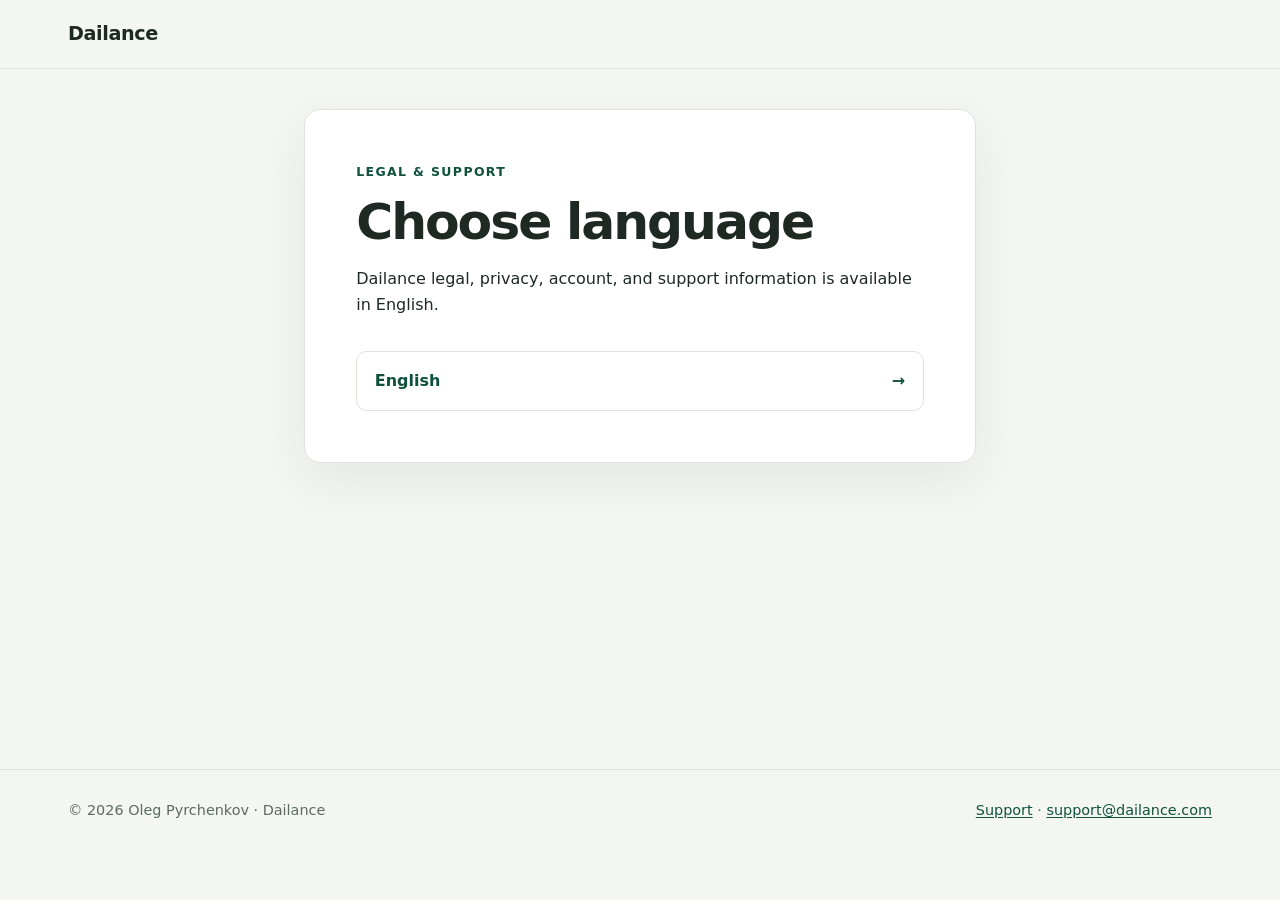
<file: index.html>
<!doctype html>
<html lang="en">
<head>
  <meta charset="utf-8">
  <meta name="viewport" content="width=device-width, initial-scale=1">
  <meta name="description" content="Legal, privacy, account, and support information for Dailance.">
  <link rel="canonical" href="https://legal.dailance.com/">
  <link rel="stylesheet" href="/assets/styles.css">
  <title>Choose language — Dailance</title>
</head>
<body>
  <a class="skip-link" href="#main-content">Skip to content</a>
  <header class="site-header">
    <div class="site-shell header-inner">
      <a class="brand" href="/" aria-label="Dailance legal home">Dailance</a>
    </div>
  </header>
  <main id="main-content" class="site-shell">
    <section class="content-card content-card--compact" aria-labelledby="page-title">
      <p class="eyebrow">Legal &amp; support</p>
      <h1 id="page-title">Choose language</h1>
      <p>Dailance legal, privacy, account, and support information is available in English.</p>
      <ul class="link-list" aria-label="Available languages">
        <li><a href="/en/" lang="en" hreflang="en">English</a></li>
      </ul>
    </section>
  </main>
  <footer class="site-footer">
    <div class="site-shell footer-inner">
      <p>© 2026 Oleg Pyrchenkov · Dailance</p>
      <p><a href="/en/support/">Support</a> · <a href="mailto:support@dailance.com">support@dailance.com</a></p>
    </div>
  </footer>
</body>
</html>
</file>
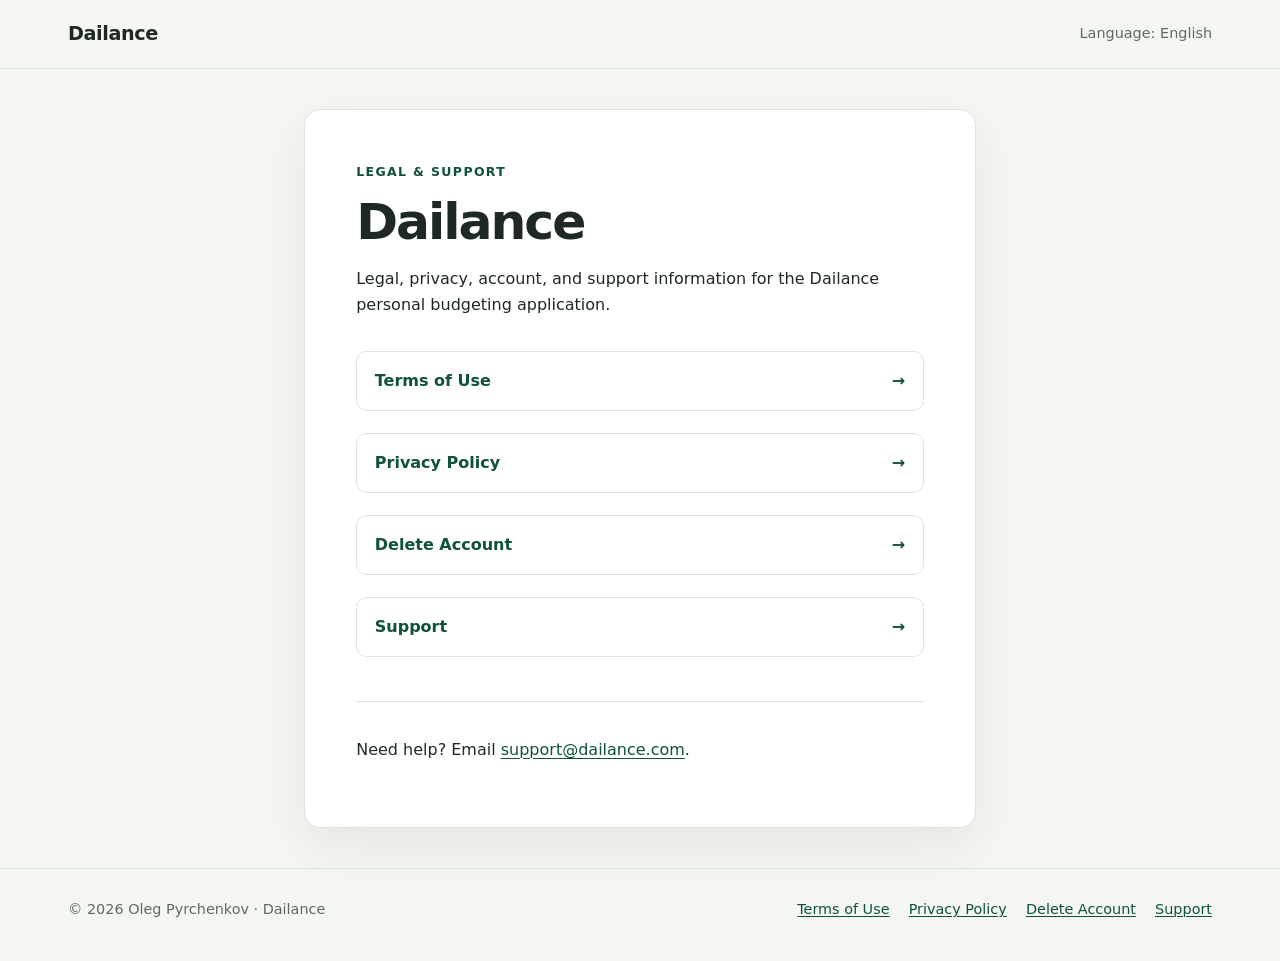
<file: en/index.html>
<!doctype html>
<html lang="en">
<head>
  <meta charset="utf-8">
  <meta name="viewport" content="width=device-width, initial-scale=1">
  <meta name="description" content="Legal, privacy, account, and support information for Dailance.">
  <link rel="canonical" href="https://legal.dailance.com/en/">
  <link rel="stylesheet" href="/assets/styles.css">
  <title>Legal and account information — Dailance</title>
</head>
<body>
  <a class="skip-link" href="#main-content">Skip to content</a>
  <header class="site-header">
    <div class="site-shell header-inner">
      <a class="brand" href="/en/" aria-label="Dailance English legal home">Dailance</a>
      <p class="language-indicator">Language: English</p>
    </div>
  </header>
  <main id="main-content" class="site-shell">
    <section class="content-card content-card--compact" aria-labelledby="page-title">
      <p class="eyebrow">Legal &amp; support</p>
      <h1 id="page-title">Dailance</h1>
      <p>Legal, privacy, account, and support information for the Dailance personal budgeting application.</p>
      <ul class="link-list">
        <li><a href="/en/terms/">Terms of Use</a></li>
        <li><a href="/en/privacy/">Privacy Policy</a></li>
        <li><a href="/en/delete-account/">Delete Account</a></li>
        <li><a href="/en/support/">Support</a></li>
      </ul>
      <div class="support-box">
        <p>Need help? Email <a href="mailto:support@dailance.com">support@dailance.com</a>.</p>
      </div>
    </section>
  </main>
  <footer class="site-footer">
    <div class="site-shell footer-inner">
      <p>© 2026 Oleg Pyrchenkov · Dailance</p>
      <nav class="footer-nav" aria-label="Legal pages">
        <a href="/en/terms/">Terms of Use</a>
        <a href="/en/privacy/">Privacy Policy</a>
        <a href="/en/delete-account/">Delete Account</a>
        <a href="/en/support/">Support</a>
      </nav>
    </div>
  </footer>
</body>
</html>
</file>
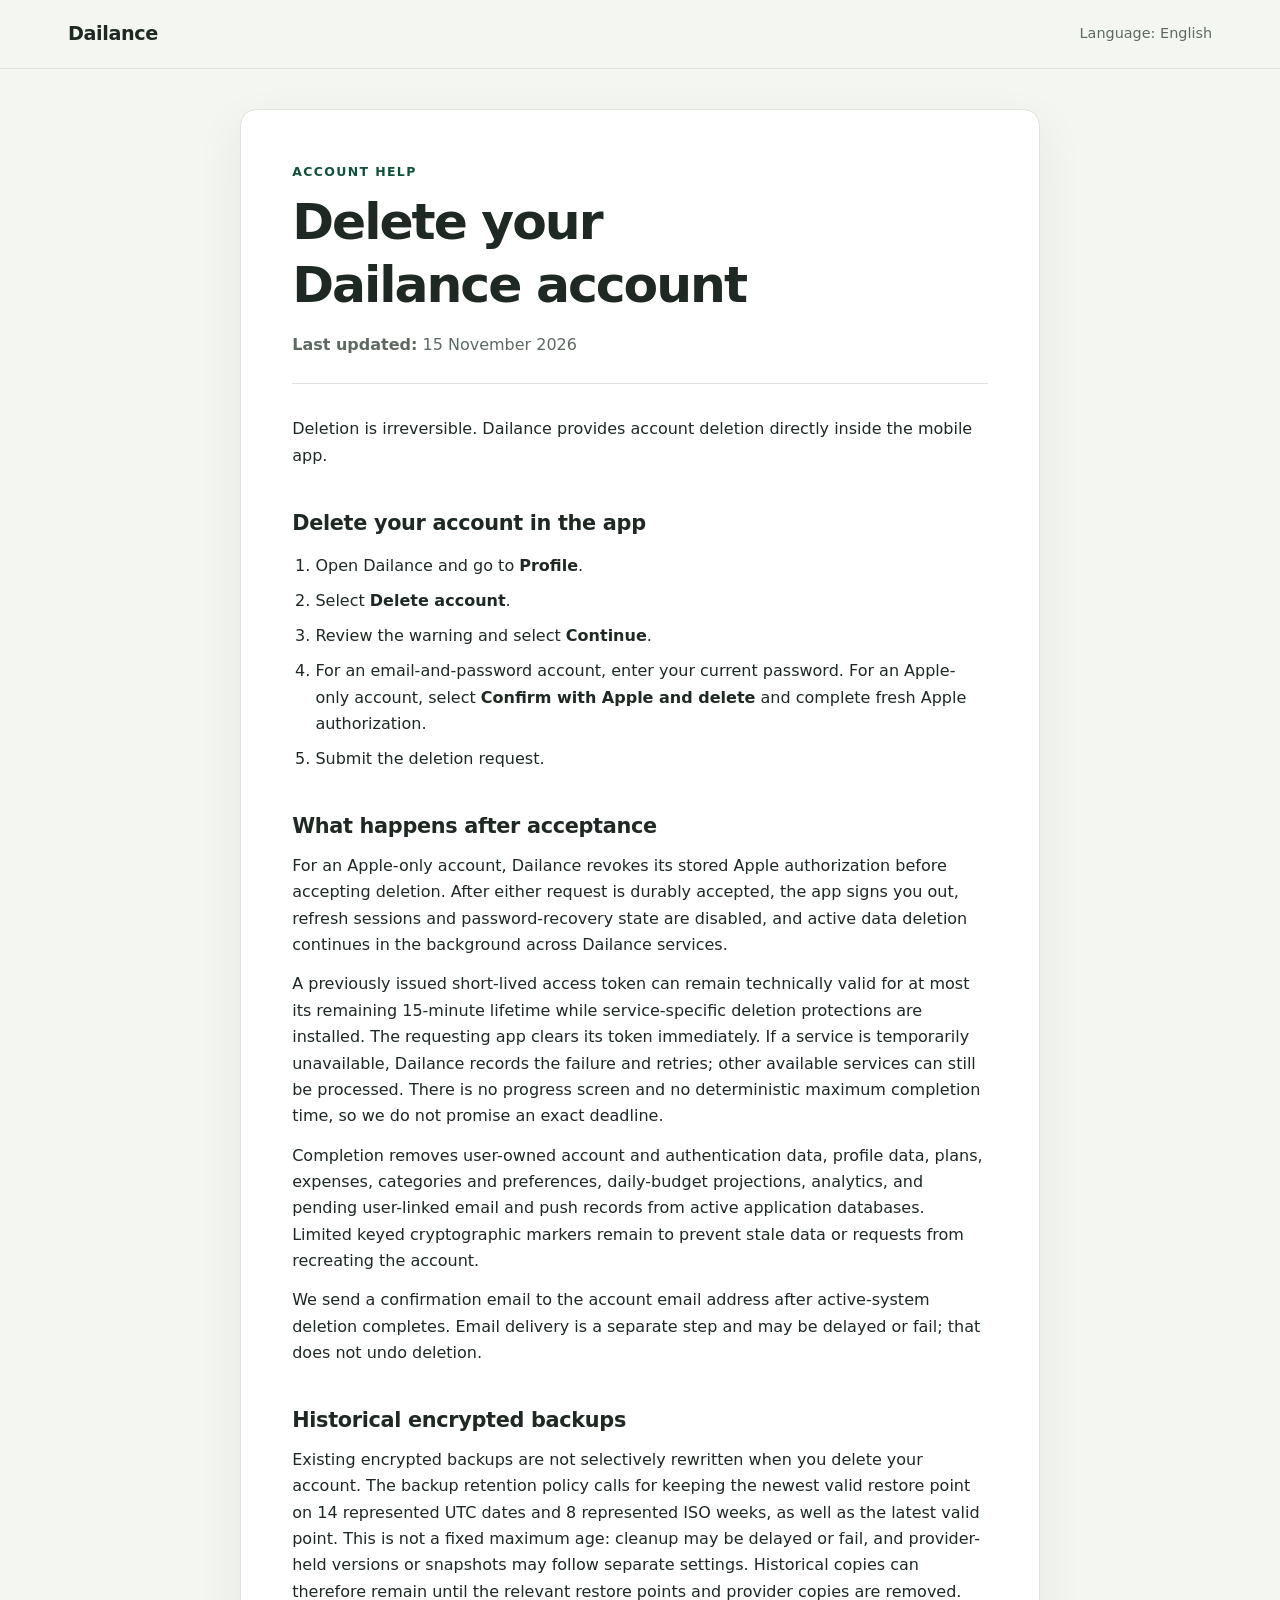
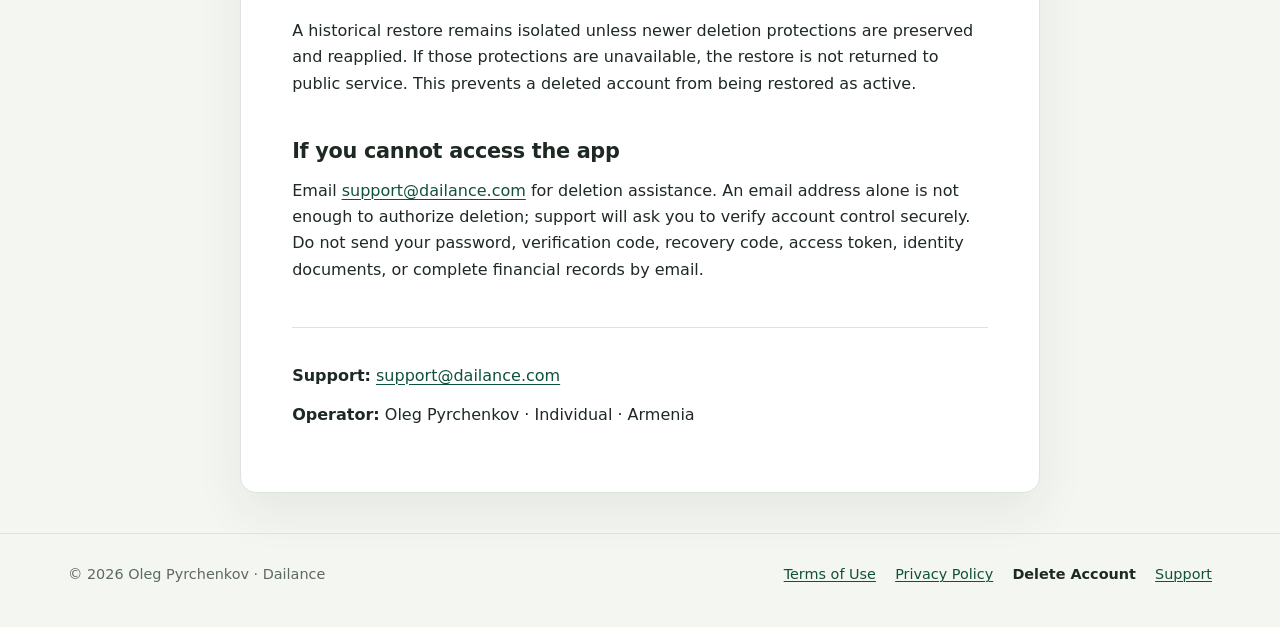
<file: en/delete-account/index.html>
<!doctype html>
<html lang="en">
<head>
  <meta charset="utf-8">
  <meta name="viewport" content="width=device-width, initial-scale=1">
  <meta name="description" content="How to delete a Dailance account and what happens after the request is accepted.">
  <link rel="canonical" href="https://legal.dailance.com/en/delete-account/">
  <link rel="stylesheet" href="/assets/styles.css">
  <title>Delete Account — Dailance</title>
</head>
<body>
  <a class="skip-link" href="#main-content">Skip to content</a>
  <header class="site-header">
    <div class="site-shell header-inner">
      <a class="brand" href="/en/" aria-label="Dailance English legal home">Dailance</a>
      <p class="language-indicator">Language: English</p>
    </div>
  </header>
  <main id="main-content" class="site-shell">
    <article class="content-card">
      <p class="eyebrow">Account help</p>
      <h1>Delete your Dailance account</h1>
      <div class="page-meta">
        <p><strong>Last updated:</strong> 15 November 2026</p>
      </div>

      <p>Deletion is irreversible. Dailance provides account deletion directly inside the mobile app.</p>

      <h2>Delete your account in the app</h2>
      <ol>
        <li>Open Dailance and go to <strong>Profile</strong>.</li>
        <li>Select <strong>Delete account</strong>.</li>
        <li>Review the warning and select <strong>Continue</strong>.</li>
        <li>For an email-and-password account, enter your current password. For an Apple-only account, select <strong>Confirm with Apple and delete</strong> and complete fresh Apple authorization.</li>
        <li>Submit the deletion request.</li>
      </ol>

      <h2>What happens after acceptance</h2>
      <p>For an Apple-only account, Dailance revokes its stored Apple authorization before accepting deletion. After either request is durably accepted, the app signs you out, refresh sessions and password-recovery state are disabled, and active data deletion continues in the background across Dailance services.</p>
      <p>A previously issued short-lived access token can remain technically valid for at most its remaining 15-minute lifetime while service-specific deletion protections are installed. The requesting app clears its token immediately. If a service is temporarily unavailable, Dailance records the failure and retries; other available services can still be processed. There is no progress screen and no deterministic maximum completion time, so we do not promise an exact deadline.</p>
      <p>Completion removes user-owned account and authentication data, profile data, plans, expenses, categories and preferences, daily-budget projections, analytics, and pending user-linked email and push records from active application databases. Limited keyed cryptographic markers remain to prevent stale data or requests from recreating the account.</p>
      <p>We send a confirmation email to the account email address after active-system deletion completes. Email delivery is a separate step and may be delayed or fail; that does not undo deletion.</p>

      <h2>Historical encrypted backups</h2>
      <p>Existing encrypted backups are not selectively rewritten when you delete your account. The backup retention policy calls for keeping the newest valid restore point on 14 represented UTC dates and 8 represented ISO weeks, as well as the latest valid point. This is not a fixed maximum age: cleanup may be delayed or fail, and provider-held versions or snapshots may follow separate settings. Historical copies can therefore remain until the relevant restore points and provider copies are removed.</p>
      <p>A historical restore remains isolated unless newer deletion protections are preserved and reapplied. If those protections are unavailable, the restore is not returned to public service. This prevents a deleted account from being restored as active.</p>

      <h2>If you cannot access the app</h2>
      <p>Email <a href="mailto:support@dailance.com">support@dailance.com</a> for deletion assistance. An email address alone is not enough to authorize deletion; support will ask you to verify account control securely. Do not send your password, verification code, recovery code, access token, identity documents, or complete financial records by email.</p>

      <div class="support-box">
        <p><strong>Support:</strong> <a href="mailto:support@dailance.com">support@dailance.com</a></p>
        <p><strong>Operator:</strong> Oleg Pyrchenkov · Individual · Armenia</p>
      </div>
    </article>
  </main>
  <footer class="site-footer">
    <div class="site-shell footer-inner">
      <p>© 2026 Oleg Pyrchenkov · Dailance</p>
      <nav class="footer-nav" aria-label="Legal pages">
        <a href="/en/terms/">Terms of Use</a>
        <a href="/en/privacy/">Privacy Policy</a>
        <a href="/en/delete-account/" aria-current="page">Delete Account</a>
        <a href="/en/support/">Support</a>
      </nav>
    </div>
  </footer>
</body>
</html>
</file>
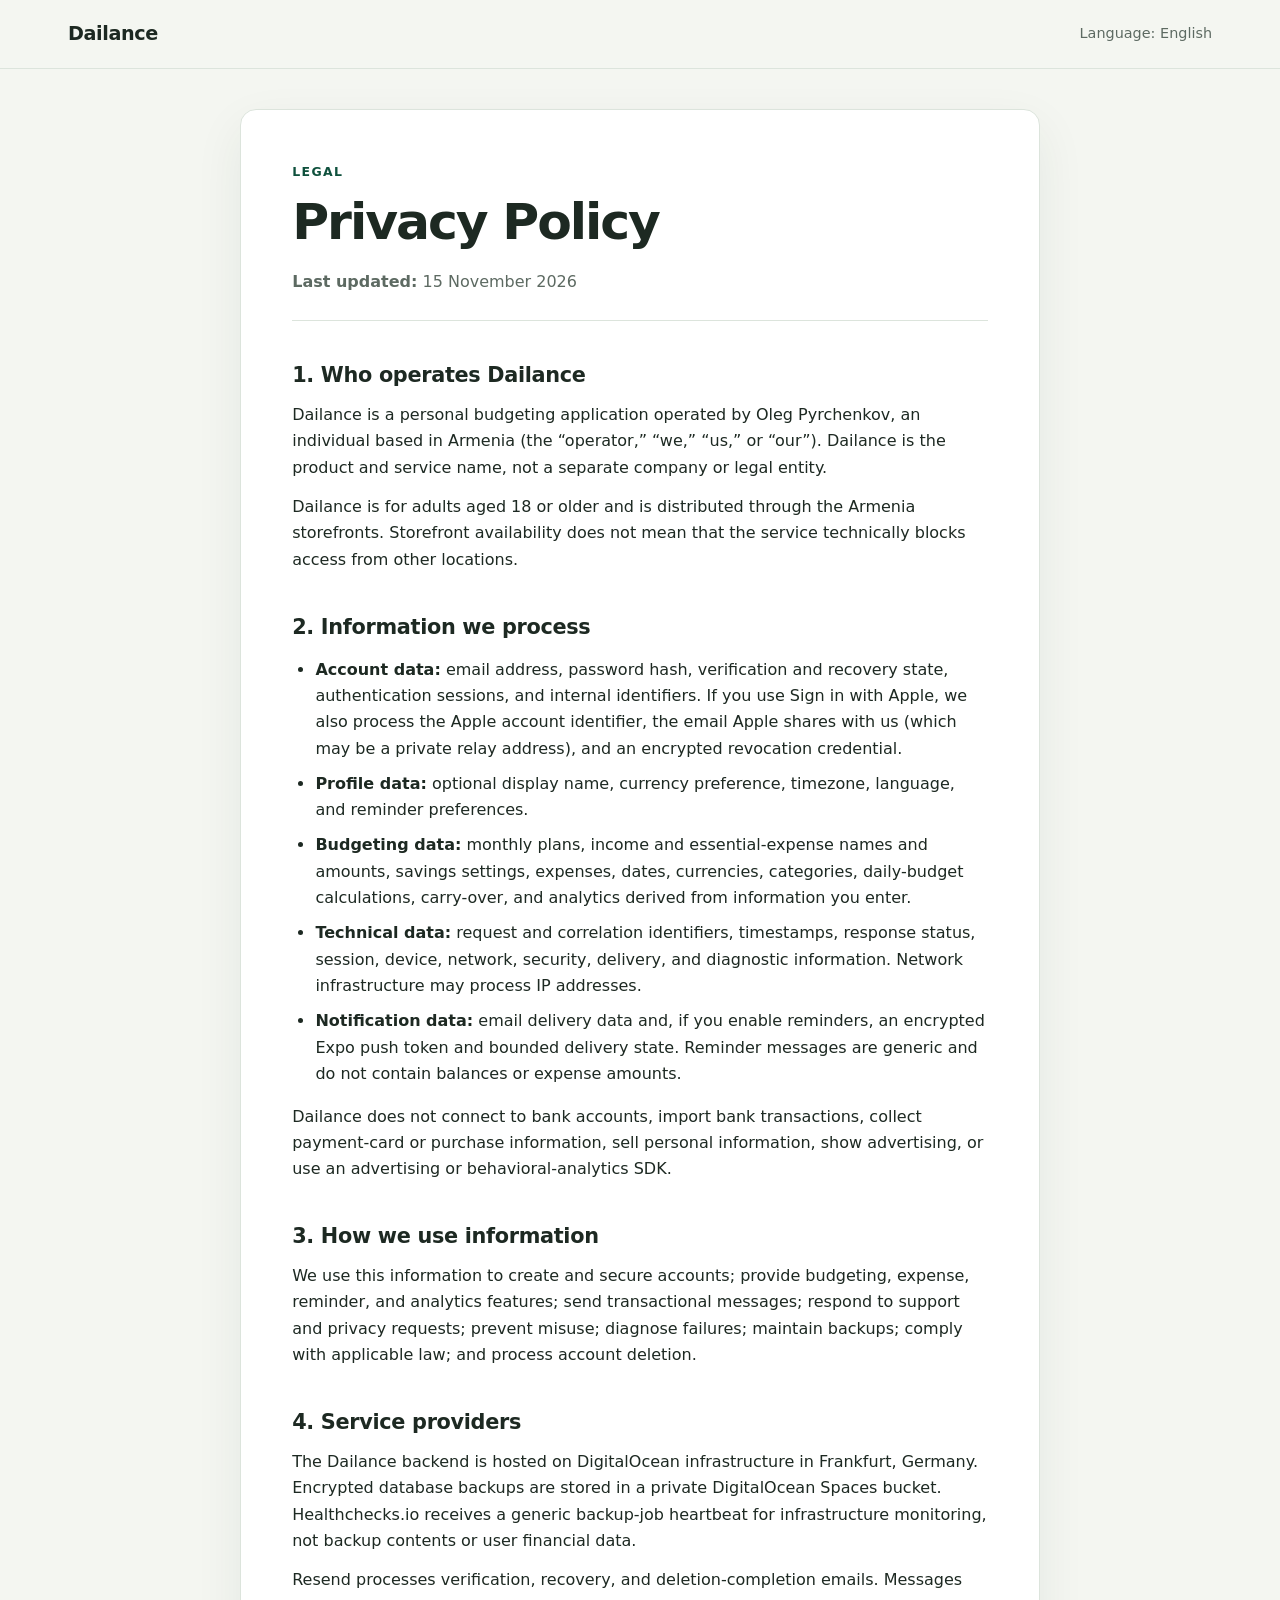
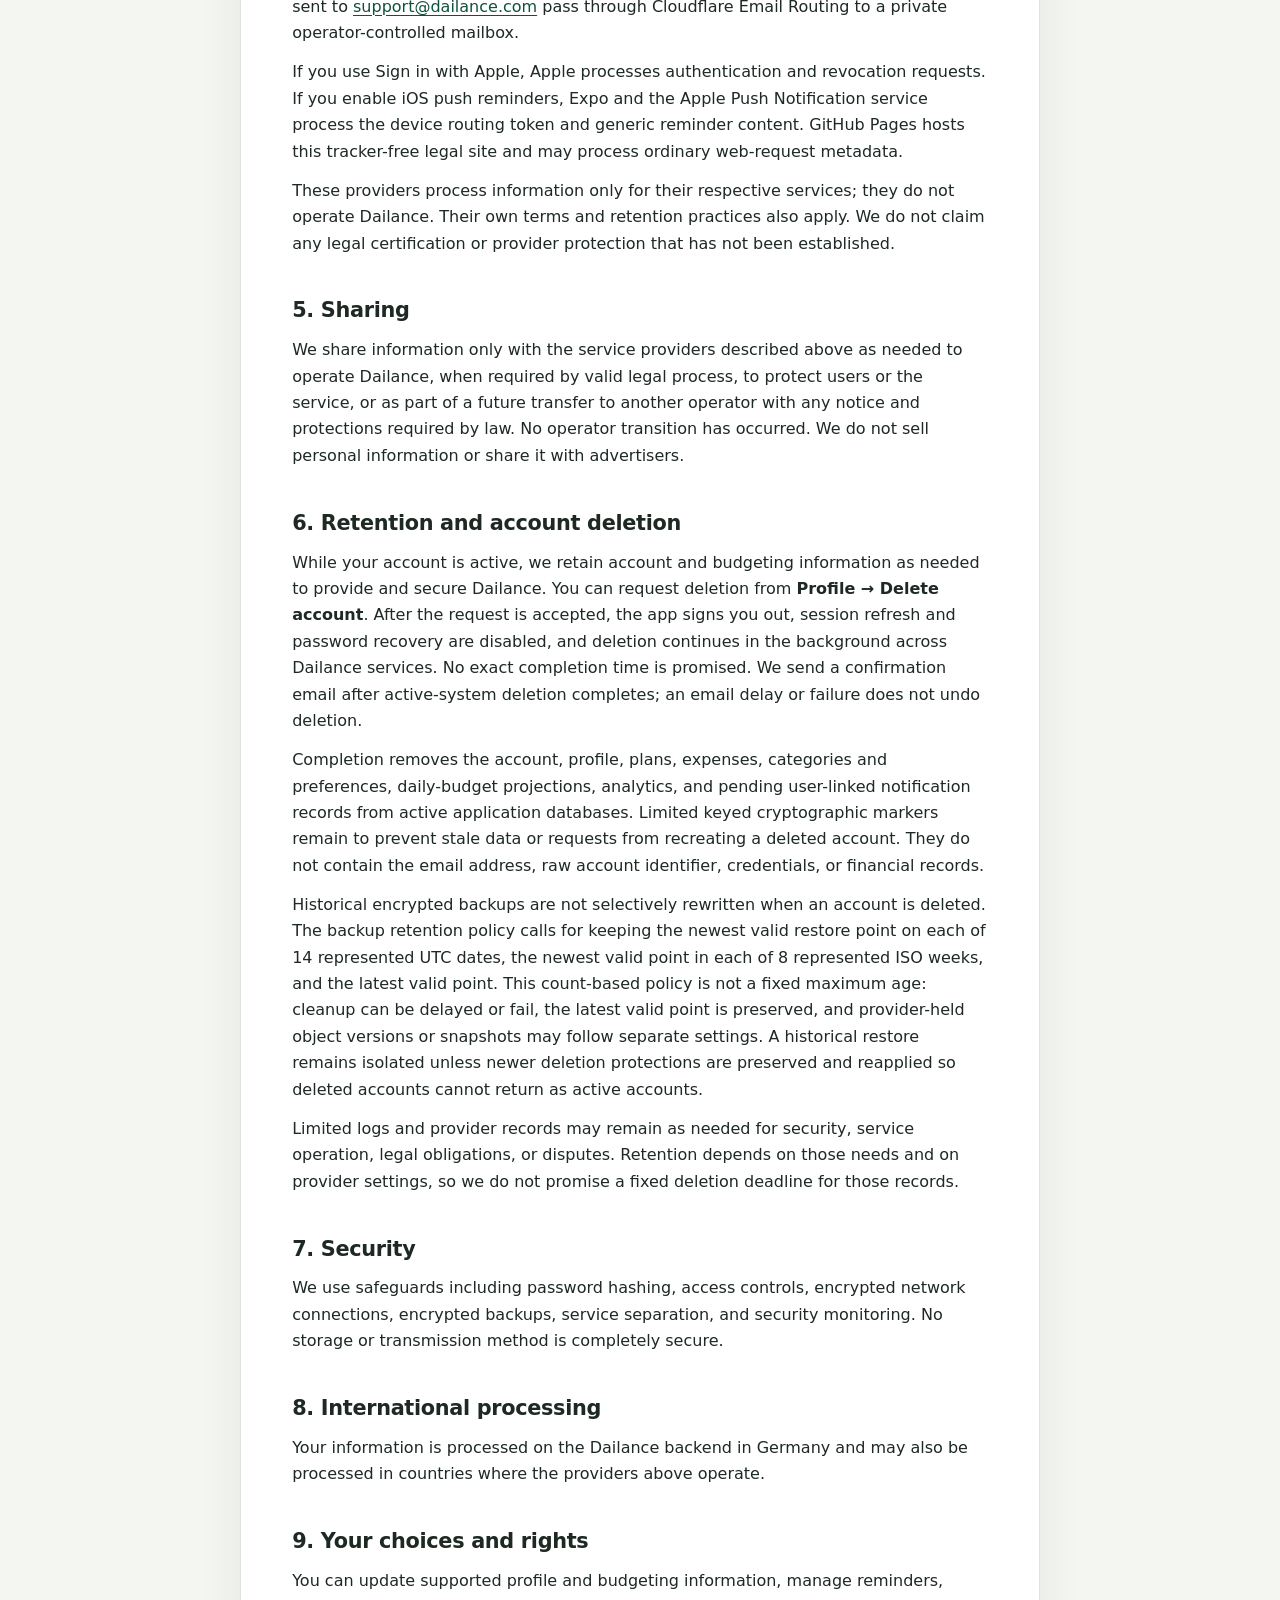
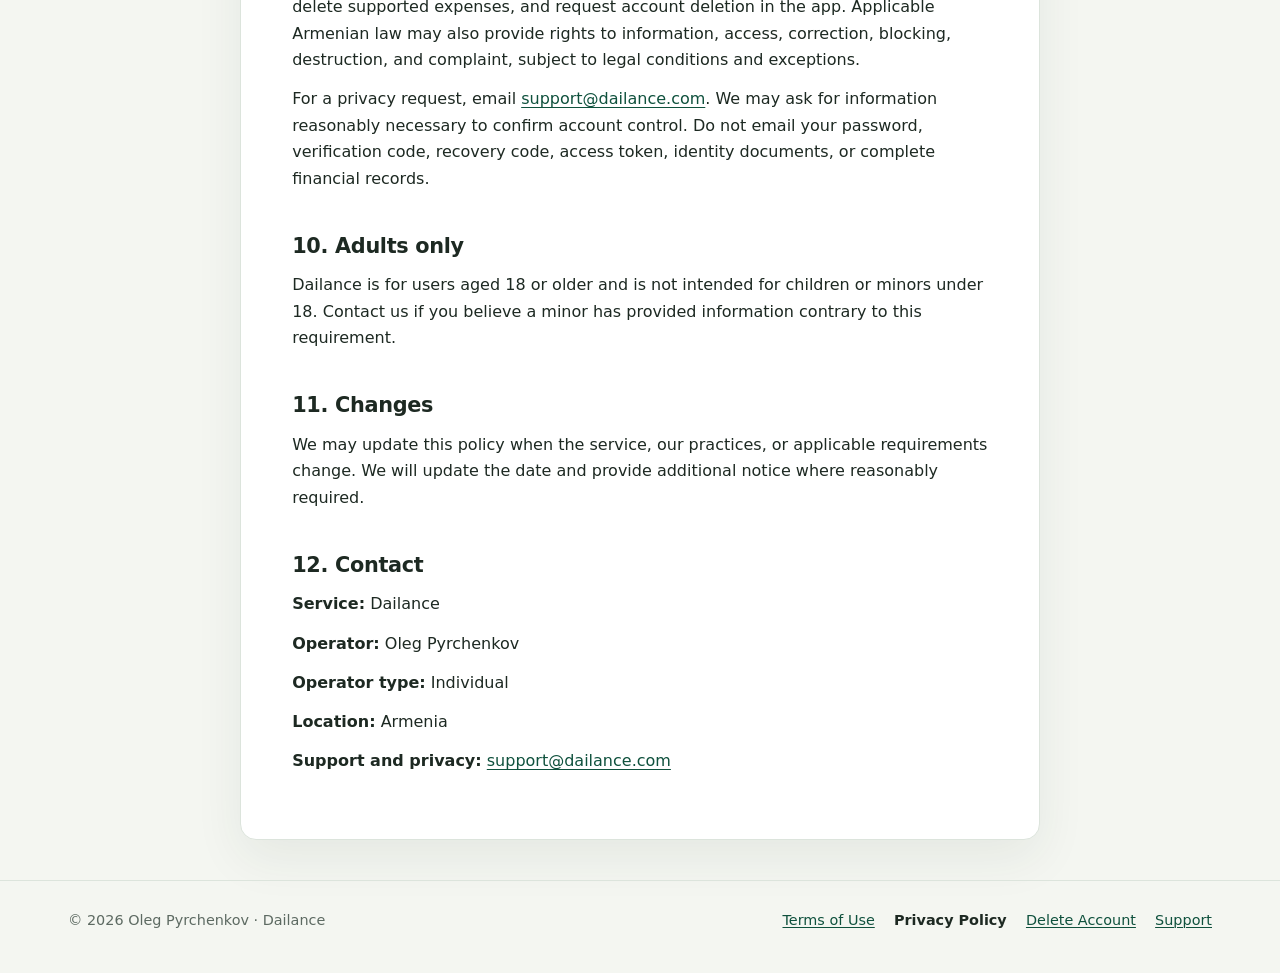
<file: en/privacy/index.html>
<!doctype html>
<html lang="en">
<head>
  <meta charset="utf-8">
  <meta name="viewport" content="width=device-width, initial-scale=1">
  <meta name="description" content="Privacy Policy for the Dailance personal budgeting application.">
  <link rel="canonical" href="https://legal.dailance.com/en/privacy/">
  <link rel="stylesheet" href="/assets/styles.css">
  <title>Privacy Policy — Dailance</title>
</head>
<body>
  <a class="skip-link" href="#main-content">Skip to content</a>
  <header class="site-header">
    <div class="site-shell header-inner">
      <a class="brand" href="/en/" aria-label="Dailance English legal home">Dailance</a>
      <p class="language-indicator">Language: English</p>
    </div>
  </header>
  <main id="main-content" class="site-shell">
    <article class="content-card">
      <p class="eyebrow">Legal</p>
      <h1>Privacy Policy</h1>
      <div class="page-meta">
        <p><strong>Last updated:</strong> 15 November 2026</p>
      </div>

      <h2>1. Who operates Dailance</h2>
      <p>Dailance is a personal budgeting application operated by Oleg Pyrchenkov, an individual based in Armenia (the “operator,” “we,” “us,” or “our”). Dailance is the product and service name, not a separate company or legal entity.</p>
      <p>Dailance is for adults aged 18 or older and is distributed through the Armenia storefronts. Storefront availability does not mean that the service technically blocks access from other locations.</p>

      <h2>2. Information we process</h2>
      <ul>
        <li><strong>Account data:</strong> email address, password hash, verification and recovery state, authentication sessions, and internal identifiers. If you use Sign in with Apple, we also process the Apple account identifier, the email Apple shares with us (which may be a private relay address), and an encrypted revocation credential.</li>
        <li><strong>Profile data:</strong> optional display name, currency preference, timezone, language, and reminder preferences.</li>
        <li><strong>Budgeting data:</strong> monthly plans, income and essential-expense names and amounts, savings settings, expenses, dates, currencies, categories, daily-budget calculations, carry-over, and analytics derived from information you enter.</li>
        <li><strong>Technical data:</strong> request and correlation identifiers, timestamps, response status, session, device, network, security, delivery, and diagnostic information. Network infrastructure may process IP addresses.</li>
        <li><strong>Notification data:</strong> email delivery data and, if you enable reminders, an encrypted Expo push token and bounded delivery state. Reminder messages are generic and do not contain balances or expense amounts.</li>
      </ul>
      <p>Dailance does not connect to bank accounts, import bank transactions, collect payment-card or purchase information, sell personal information, show advertising, or use an advertising or behavioral-analytics SDK.</p>

      <h2>3. How we use information</h2>
      <p>We use this information to create and secure accounts; provide budgeting, expense, reminder, and analytics features; send transactional messages; respond to support and privacy requests; prevent misuse; diagnose failures; maintain backups; comply with applicable law; and process account deletion.</p>

      <h2>4. Service providers</h2>
      <p>The Dailance backend is hosted on DigitalOcean infrastructure in Frankfurt, Germany. Encrypted database backups are stored in a private DigitalOcean Spaces bucket. Healthchecks.io receives a generic backup-job heartbeat for infrastructure monitoring, not backup contents or user financial data.</p>
      <p>Resend processes verification, recovery, and deletion-completion emails. Messages sent to <a href="mailto:support@dailance.com">support@dailance.com</a> pass through Cloudflare Email Routing to a private operator-controlled mailbox.</p>
      <p>If you use Sign in with Apple, Apple processes authentication and revocation requests. If you enable iOS push reminders, Expo and the Apple Push Notification service process the device routing token and generic reminder content. GitHub Pages hosts this tracker-free legal site and may process ordinary web-request metadata.</p>
      <p>These providers process information only for their respective services; they do not operate Dailance. Their own terms and retention practices also apply. We do not claim any legal certification or provider protection that has not been established.</p>

      <h2>5. Sharing</h2>
      <p>We share information only with the service providers described above as needed to operate Dailance, when required by valid legal process, to protect users or the service, or as part of a future transfer to another operator with any notice and protections required by law. No operator transition has occurred. We do not sell personal information or share it with advertisers.</p>

      <h2>6. Retention and account deletion</h2>
      <p>While your account is active, we retain account and budgeting information as needed to provide and secure Dailance. You can request deletion from <strong>Profile → Delete account</strong>. After the request is accepted, the app signs you out, session refresh and password recovery are disabled, and deletion continues in the background across Dailance services. No exact completion time is promised. We send a confirmation email after active-system deletion completes; an email delay or failure does not undo deletion.</p>
      <p>Completion removes the account, profile, plans, expenses, categories and preferences, daily-budget projections, analytics, and pending user-linked notification records from active application databases. Limited keyed cryptographic markers remain to prevent stale data or requests from recreating a deleted account. They do not contain the email address, raw account identifier, credentials, or financial records.</p>
      <p>Historical encrypted backups are not selectively rewritten when an account is deleted. The backup retention policy calls for keeping the newest valid restore point on each of 14 represented UTC dates, the newest valid point in each of 8 represented ISO weeks, and the latest valid point. This count-based policy is not a fixed maximum age: cleanup can be delayed or fail, the latest valid point is preserved, and provider-held object versions or snapshots may follow separate settings. A historical restore remains isolated unless newer deletion protections are preserved and reapplied so deleted accounts cannot return as active accounts.</p>
      <p>Limited logs and provider records may remain as needed for security, service operation, legal obligations, or disputes. Retention depends on those needs and on provider settings, so we do not promise a fixed deletion deadline for those records.</p>

      <h2>7. Security</h2>
      <p>We use safeguards including password hashing, access controls, encrypted network connections, encrypted backups, service separation, and security monitoring. No storage or transmission method is completely secure.</p>

      <h2>8. International processing</h2>
      <p>Your information is processed on the Dailance backend in Germany and may also be processed in countries where the providers above operate.</p>

      <h2>9. Your choices and rights</h2>
      <p>You can update supported profile and budgeting information, manage reminders, delete supported expenses, and request account deletion in the app. Applicable Armenian law may also provide rights to information, access, correction, blocking, destruction, and complaint, subject to legal conditions and exceptions.</p>
      <p>For a privacy request, email <a href="mailto:support@dailance.com">support@dailance.com</a>. We may ask for information reasonably necessary to confirm account control. Do not email your password, verification code, recovery code, access token, identity documents, or complete financial records.</p>

      <h2>10. Adults only</h2>
      <p>Dailance is for users aged 18 or older and is not intended for children or minors under 18. Contact us if you believe a minor has provided information contrary to this requirement.</p>

      <h2>11. Changes</h2>
      <p>We may update this policy when the service, our practices, or applicable requirements change. We will update the date and provide additional notice where reasonably required.</p>

      <h2>12. Contact</h2>
      <p><strong>Service:</strong> Dailance</p>
      <p><strong>Operator:</strong> Oleg Pyrchenkov</p>
      <p><strong>Operator type:</strong> Individual</p>
      <p><strong>Location:</strong> Armenia</p>
      <p><strong>Support and privacy:</strong> <a href="mailto:support@dailance.com">support@dailance.com</a></p>
    </article>
  </main>
  <footer class="site-footer">
    <div class="site-shell footer-inner">
      <p>© 2026 Oleg Pyrchenkov · Dailance</p>
      <nav class="footer-nav" aria-label="Legal pages">
        <a href="/en/terms/">Terms of Use</a>
        <a href="/en/privacy/" aria-current="page">Privacy Policy</a>
        <a href="/en/delete-account/">Delete Account</a>
        <a href="/en/support/">Support</a>
      </nav>
    </div>
  </footer>
</body>
</html>
</file>
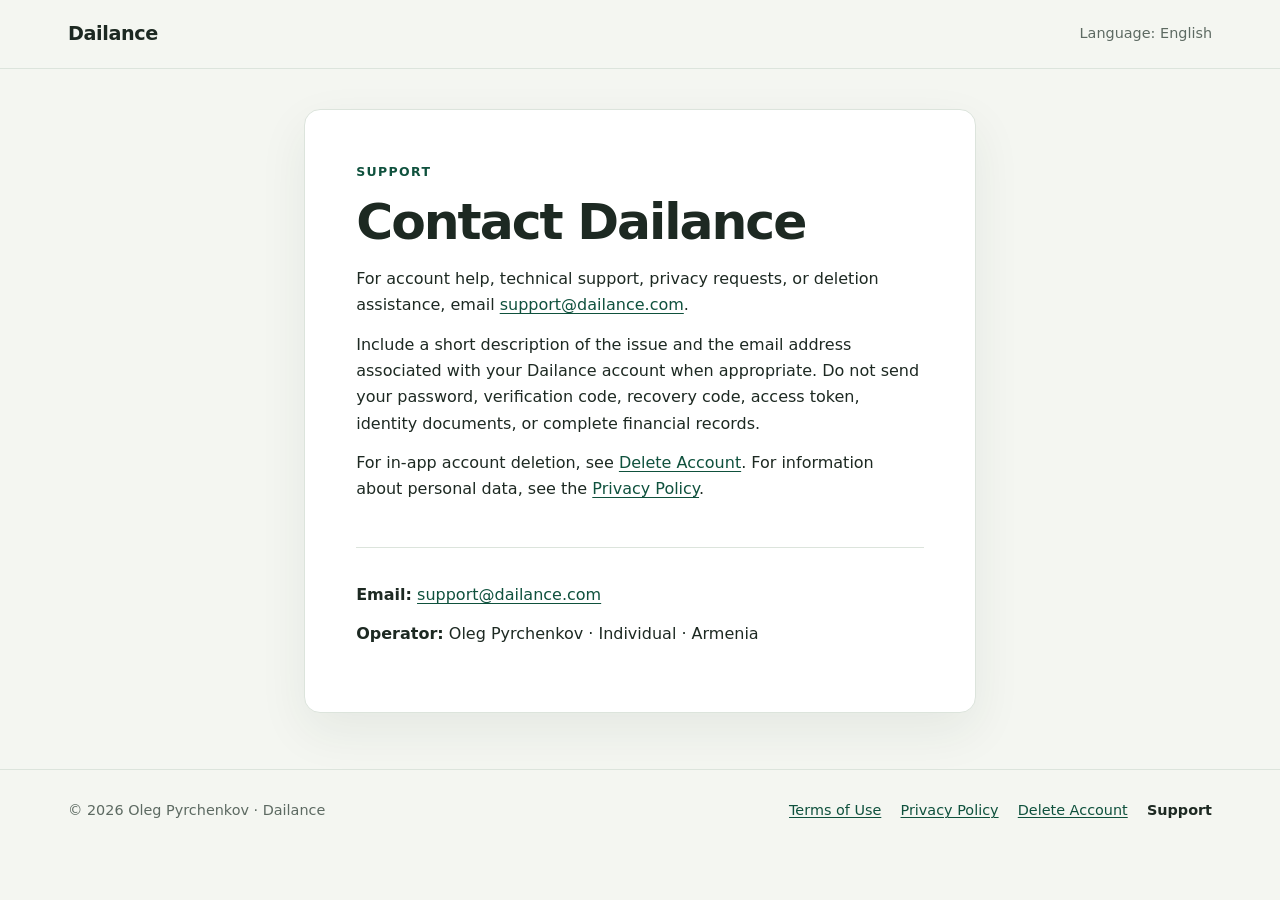
<file: en/support/index.html>
<!doctype html>
<html lang="en">
<head>
  <meta charset="utf-8">
  <meta name="viewport" content="width=device-width, initial-scale=1">
  <meta name="description" content="Support and contact information for Dailance.">
  <link rel="canonical" href="https://legal.dailance.com/en/support/">
  <link rel="stylesheet" href="/assets/styles.css">
  <title>Support — Dailance</title>
</head>
<body>
  <a class="skip-link" href="#main-content">Skip to content</a>
  <header class="site-header">
    <div class="site-shell header-inner">
      <a class="brand" href="/en/" aria-label="Dailance English legal home">Dailance</a>
      <p class="language-indicator">Language: English</p>
    </div>
  </header>
  <main id="main-content" class="site-shell">
    <section class="content-card content-card--compact" aria-labelledby="page-title">
      <p class="eyebrow">Support</p>
      <h1 id="page-title">Contact Dailance</h1>
      <p>For account help, technical support, privacy requests, or deletion assistance, email <a href="mailto:support@dailance.com">support@dailance.com</a>.</p>
      <p>Include a short description of the issue and the email address associated with your Dailance account when appropriate. Do not send your password, verification code, recovery code, access token, identity documents, or complete financial records.</p>
      <p>For in-app account deletion, see <a href="/en/delete-account/">Delete Account</a>. For information about personal data, see the <a href="/en/privacy/">Privacy Policy</a>.</p>
      <div class="support-box">
        <p><strong>Email:</strong> <a href="mailto:support@dailance.com">support@dailance.com</a></p>
        <p><strong>Operator:</strong> Oleg Pyrchenkov · Individual · Armenia</p>
      </div>
    </section>
  </main>
  <footer class="site-footer">
    <div class="site-shell footer-inner">
      <p>© 2026 Oleg Pyrchenkov · Dailance</p>
      <nav class="footer-nav" aria-label="Legal pages">
        <a href="/en/terms/">Terms of Use</a>
        <a href="/en/privacy/">Privacy Policy</a>
        <a href="/en/delete-account/">Delete Account</a>
        <a href="/en/support/" aria-current="page">Support</a>
      </nav>
    </div>
  </footer>
</body>
</html>
</file>
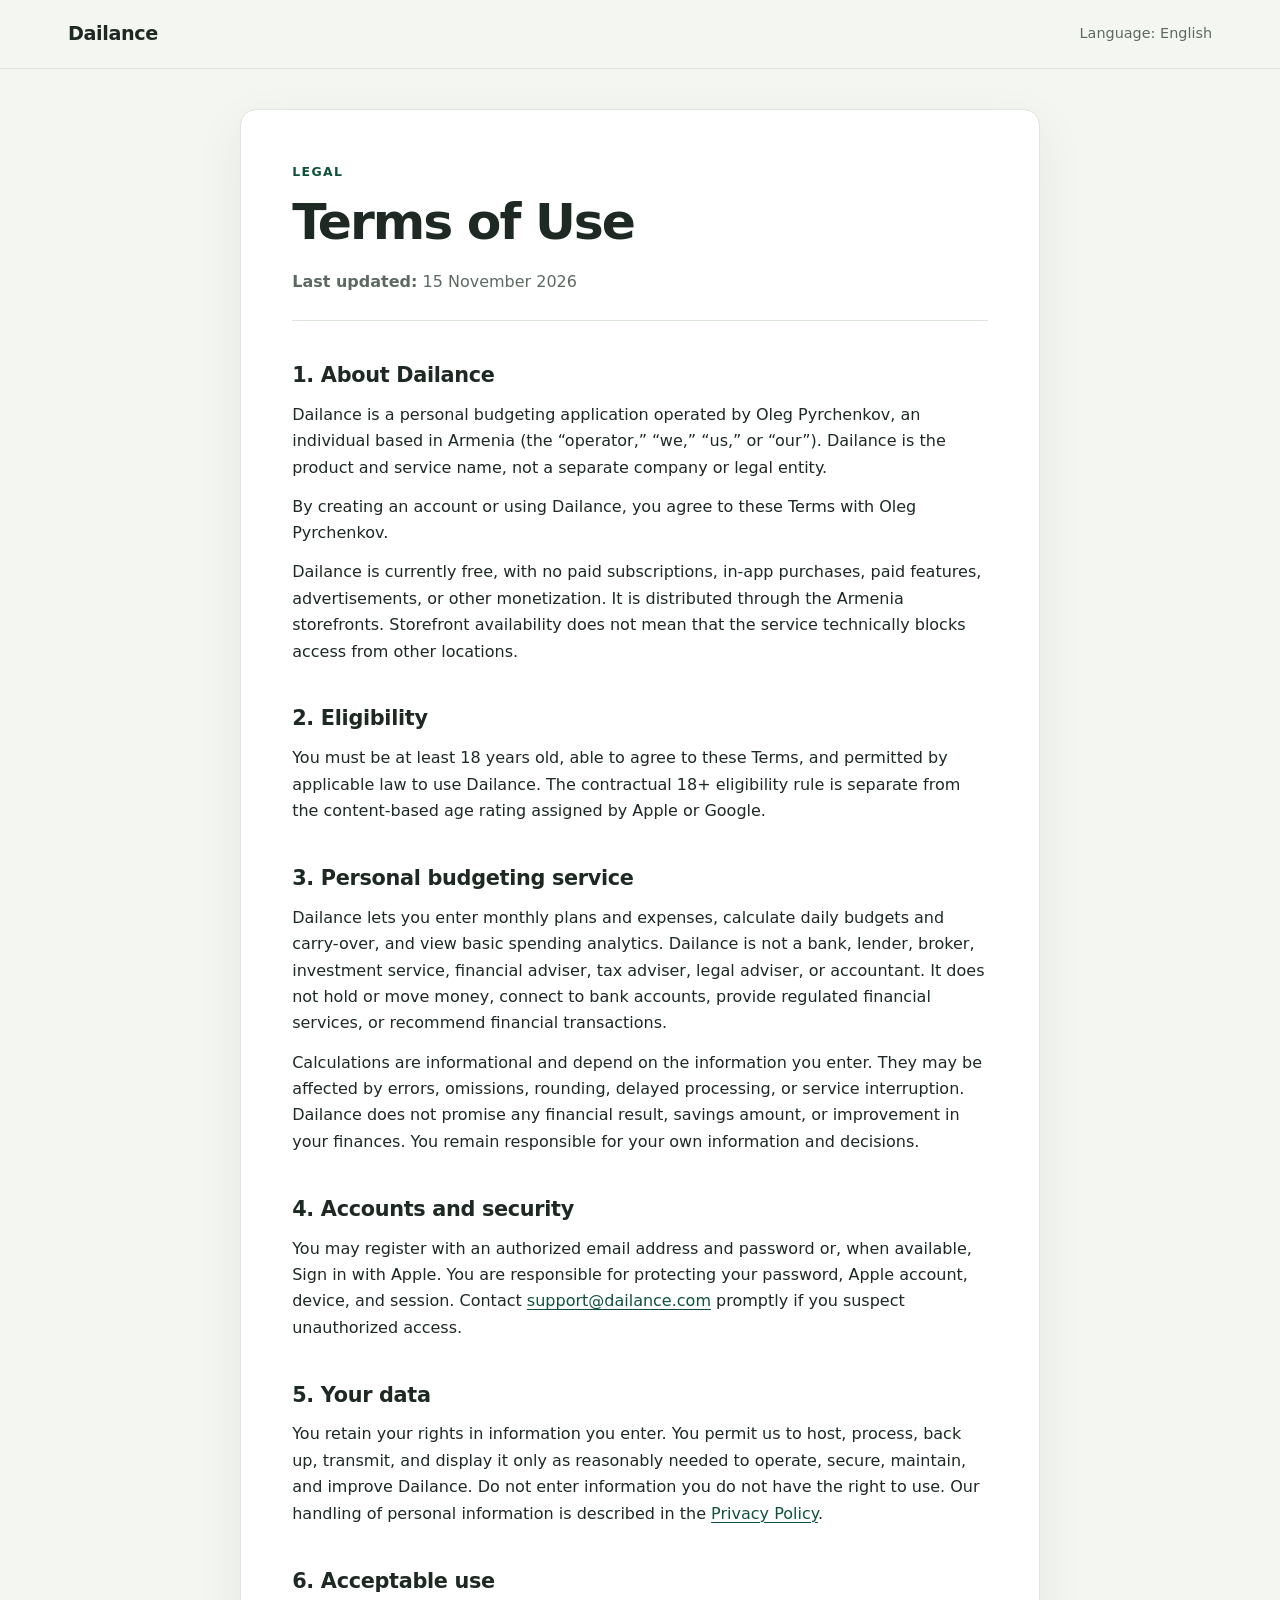
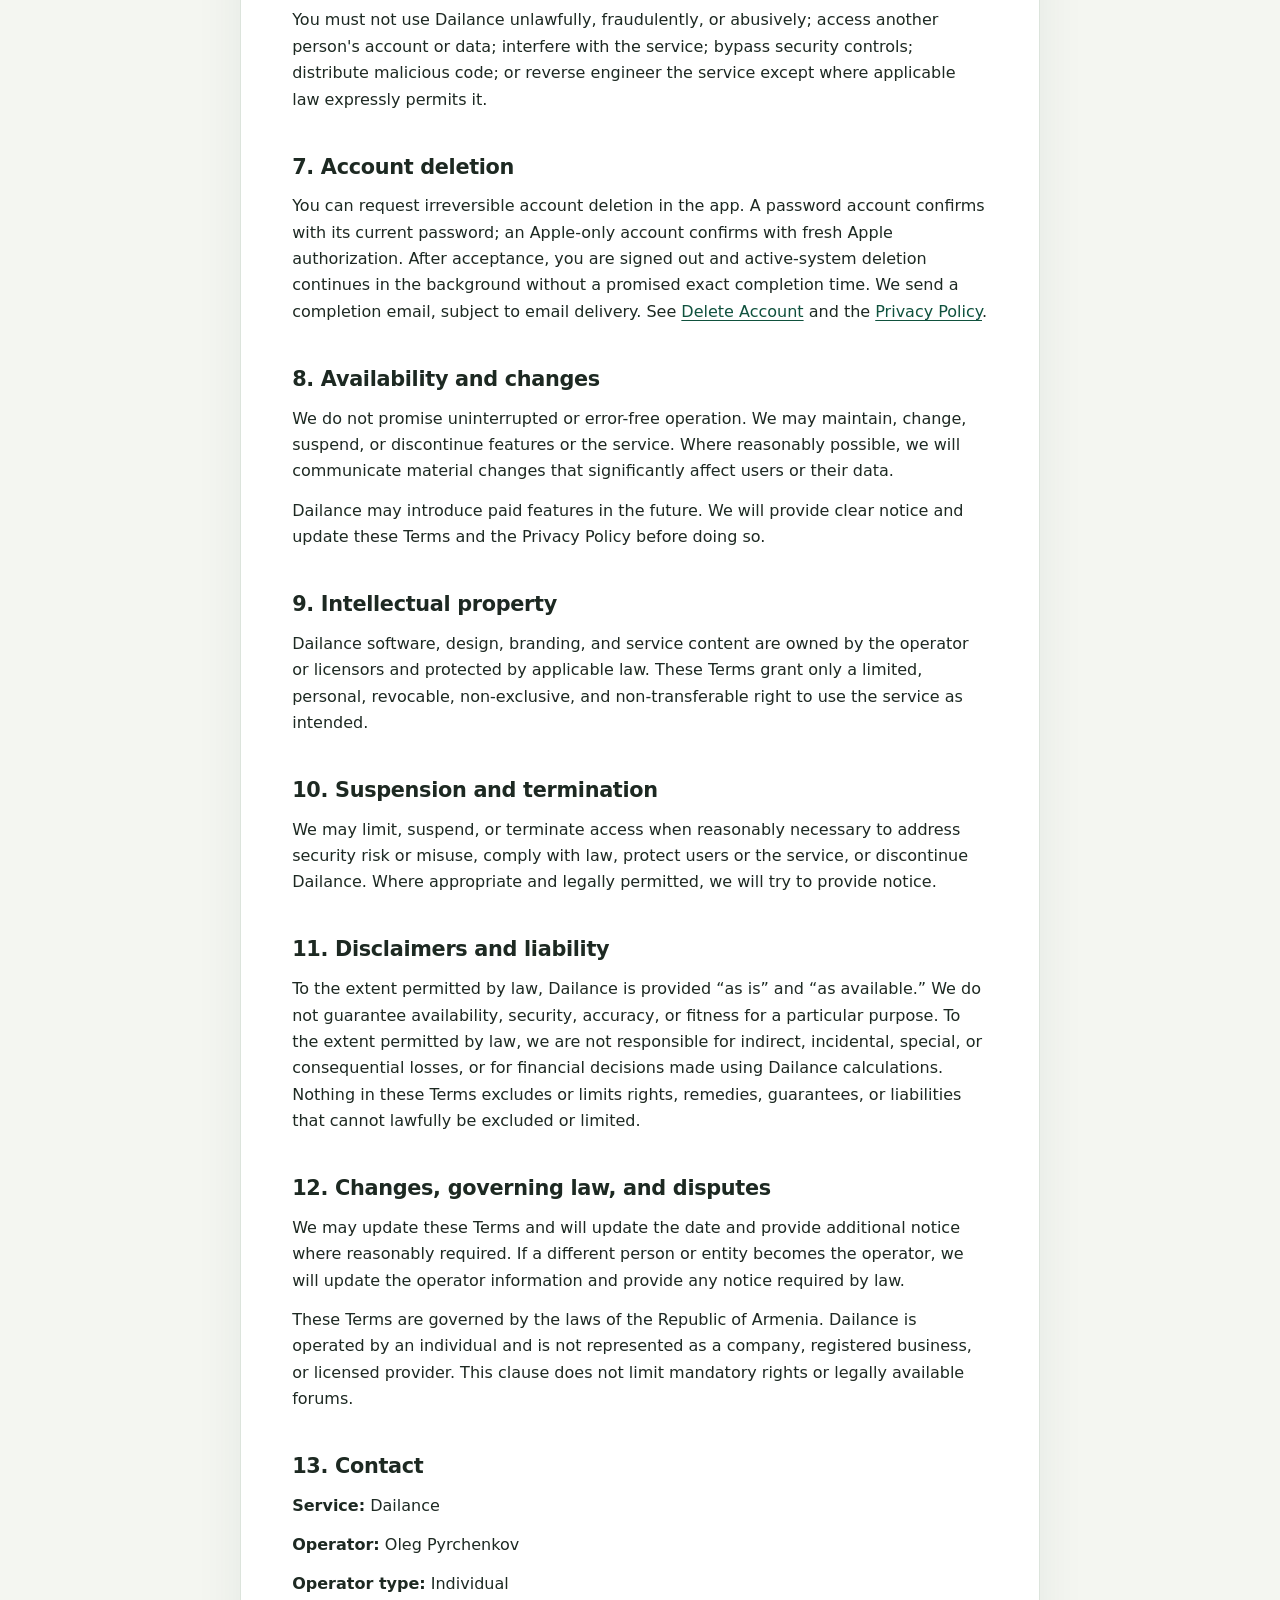
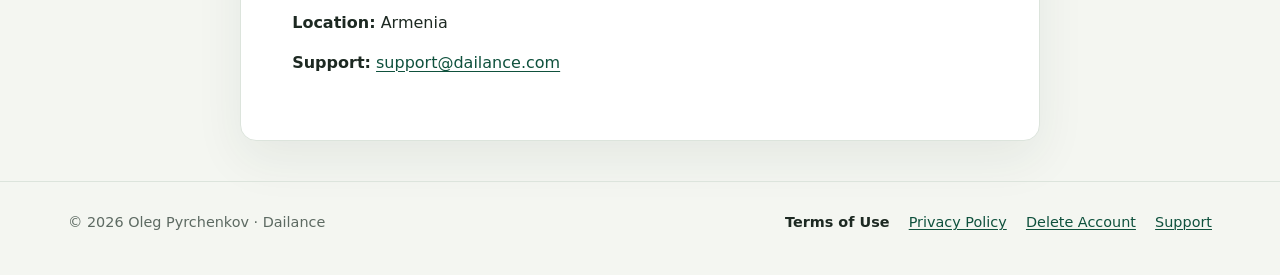
<file: en/terms/index.html>
<!doctype html>
<html lang="en">
<head>
  <meta charset="utf-8">
  <meta name="viewport" content="width=device-width, initial-scale=1">
  <meta name="description" content="Terms of Use for the Dailance personal budgeting application.">
  <link rel="canonical" href="https://legal.dailance.com/en/terms/">
  <link rel="stylesheet" href="/assets/styles.css">
  <title>Terms of Use — Dailance</title>
</head>
<body>
  <a class="skip-link" href="#main-content">Skip to content</a>
  <header class="site-header">
    <div class="site-shell header-inner">
      <a class="brand" href="/en/" aria-label="Dailance English legal home">Dailance</a>
      <p class="language-indicator">Language: English</p>
    </div>
  </header>
  <main id="main-content" class="site-shell">
    <article class="content-card">
      <p class="eyebrow">Legal</p>
      <h1>Terms of Use</h1>
      <div class="page-meta">
        <p><strong>Last updated:</strong> 15 November 2026</p>
      </div>

      <h2>1. About Dailance</h2>
      <p>Dailance is a personal budgeting application operated by Oleg Pyrchenkov, an individual based in Armenia (the “operator,” “we,” “us,” or “our”). Dailance is the product and service name, not a separate company or legal entity.</p>
      <p>By creating an account or using Dailance, you agree to these Terms with Oleg Pyrchenkov.</p>
      <p>Dailance is currently free, with no paid subscriptions, in-app purchases, paid features, advertisements, or other monetization. It is distributed through the Armenia storefronts. Storefront availability does not mean that the service technically blocks access from other locations.</p>

      <h2>2. Eligibility</h2>
      <p>You must be at least 18 years old, able to agree to these Terms, and permitted by applicable law to use Dailance. The contractual 18+ eligibility rule is separate from the content-based age rating assigned by Apple or Google.</p>

      <h2>3. Personal budgeting service</h2>
      <p>Dailance lets you enter monthly plans and expenses, calculate daily budgets and carry-over, and view basic spending analytics. Dailance is not a bank, lender, broker, investment service, financial adviser, tax adviser, legal adviser, or accountant. It does not hold or move money, connect to bank accounts, provide regulated financial services, or recommend financial transactions.</p>
      <p>Calculations are informational and depend on the information you enter. They may be affected by errors, omissions, rounding, delayed processing, or service interruption. Dailance does not promise any financial result, savings amount, or improvement in your finances. You remain responsible for your own information and decisions.</p>

      <h2>4. Accounts and security</h2>
      <p>You may register with an authorized email address and password or, when available, Sign in with Apple. You are responsible for protecting your password, Apple account, device, and session. Contact <a href="mailto:support@dailance.com">support@dailance.com</a> promptly if you suspect unauthorized access.</p>

      <h2>5. Your data</h2>
      <p>You retain your rights in information you enter. You permit us to host, process, back up, transmit, and display it only as reasonably needed to operate, secure, maintain, and improve Dailance. Do not enter information you do not have the right to use. Our handling of personal information is described in the <a href="/en/privacy/">Privacy Policy</a>.</p>

      <h2>6. Acceptable use</h2>
      <p>You must not use Dailance unlawfully, fraudulently, or abusively; access another person's account or data; interfere with the service; bypass security controls; distribute malicious code; or reverse engineer the service except where applicable law expressly permits it.</p>

      <h2>7. Account deletion</h2>
      <p>You can request irreversible account deletion in the app. A password account confirms with its current password; an Apple-only account confirms with fresh Apple authorization. After acceptance, you are signed out and active-system deletion continues in the background without a promised exact completion time. We send a completion email, subject to email delivery. See <a href="/en/delete-account/">Delete Account</a> and the <a href="/en/privacy/">Privacy Policy</a>.</p>

      <h2>8. Availability and changes</h2>
      <p>We do not promise uninterrupted or error-free operation. We may maintain, change, suspend, or discontinue features or the service. Where reasonably possible, we will communicate material changes that significantly affect users or their data.</p>
      <p>Dailance may introduce paid features in the future. We will provide clear notice and update these Terms and the Privacy Policy before doing so.</p>

      <h2>9. Intellectual property</h2>
      <p>Dailance software, design, branding, and service content are owned by the operator or licensors and protected by applicable law. These Terms grant only a limited, personal, revocable, non-exclusive, and non-transferable right to use the service as intended.</p>

      <h2>10. Suspension and termination</h2>
      <p>We may limit, suspend, or terminate access when reasonably necessary to address security risk or misuse, comply with law, protect users or the service, or discontinue Dailance. Where appropriate and legally permitted, we will try to provide notice.</p>

      <h2>11. Disclaimers and liability</h2>
      <p>To the extent permitted by law, Dailance is provided “as is” and “as available.” We do not guarantee availability, security, accuracy, or fitness for a particular purpose. To the extent permitted by law, we are not responsible for indirect, incidental, special, or consequential losses, or for financial decisions made using Dailance calculations. Nothing in these Terms excludes or limits rights, remedies, guarantees, or liabilities that cannot lawfully be excluded or limited.</p>

      <h2>12. Changes, governing law, and disputes</h2>
      <p>We may update these Terms and will update the date and provide additional notice where reasonably required. If a different person or entity becomes the operator, we will update the operator information and provide any notice required by law.</p>
      <p>These Terms are governed by the laws of the Republic of Armenia. Dailance is operated by an individual and is not represented as a company, registered business, or licensed provider. This clause does not limit mandatory rights or legally available forums.</p>

      <h2>13. Contact</h2>
      <p><strong>Service:</strong> Dailance</p>
      <p><strong>Operator:</strong> Oleg Pyrchenkov</p>
      <p><strong>Operator type:</strong> Individual</p>
      <p><strong>Location:</strong> Armenia</p>
      <p><strong>Support:</strong> <a href="mailto:support@dailance.com">support@dailance.com</a></p>
    </article>
  </main>
  <footer class="site-footer">
    <div class="site-shell footer-inner">
      <p>© 2026 Oleg Pyrchenkov · Dailance</p>
      <nav class="footer-nav" aria-label="Legal pages">
        <a href="/en/terms/" aria-current="page">Terms of Use</a>
        <a href="/en/privacy/">Privacy Policy</a>
        <a href="/en/delete-account/">Delete Account</a>
        <a href="/en/support/">Support</a>
      </nav>
    </div>
  </footer>
</body>
</html>
</file>
<file: assets/styles.css>
:root {
  color-scheme: light;
  --background: #f4f6f1;
  --surface: #ffffff;
  --text: #1d2922;
  --muted: #5d6a62;
  --accent: #176b52;
  --accent-dark: #0f513d;
  --border: #dce4dc;
  --shadow: 0 18px 50px rgba(28, 52, 40, 0.07);
  font-family: system-ui, -apple-system, BlinkMacSystemFont, "Segoe UI", sans-serif;
  font-synthesis: none;
  line-height: 1.65;
}

* {
  box-sizing: border-box;
}

html {
  background: var(--background);
  color: var(--text);
  scroll-behavior: smooth;
}

body {
  margin: 0;
  overflow-wrap: break-word;
}

a {
  color: var(--accent-dark);
  text-decoration-thickness: 0.08em;
  text-underline-offset: 0.16em;
}

a:hover {
  color: var(--accent);
}

a:focus-visible {
  border-radius: 0.2rem;
  outline: 3px solid var(--accent);
  outline-offset: 3px;
}

.skip-link {
  background: var(--text);
  border-radius: 0 0 0.35rem 0;
  color: #ffffff;
  left: 0;
  padding: 0.65rem 1rem;
  position: fixed;
  top: 0;
  transform: translateY(-120%);
  transition: transform 0.1s ease;
  z-index: 10;
}

.skip-link:focus {
  transform: translateY(0);
}

.site-shell {
  margin: 0 auto;
  max-width: 74rem;
  padding: 0 1.25rem;
}

.site-header {
  border-bottom: 1px solid var(--border);
  padding: 1.15rem 0;
}

.header-inner {
  align-items: center;
  display: flex;
  flex-wrap: wrap;
  gap: 1rem;
  justify-content: space-between;
}

.brand {
  color: var(--text);
  font-size: 1.2rem;
  font-weight: 720;
  letter-spacing: -0.02em;
  text-decoration: none;
}

.language-indicator {
  color: var(--muted);
  font-size: 0.9rem;
  margin: 0;
}

main {
  min-height: calc(100vh - 15rem);
}

.content-card {
  background: var(--surface);
  border: 1px solid var(--border);
  border-radius: 1rem;
  box-shadow: var(--shadow);
  margin: 2.5rem auto;
  max-width: 50rem;
  padding: clamp(1.4rem, 4vw, 3.75rem);
}

.content-card--compact {
  max-width: 42rem;
}

.eyebrow {
  color: var(--accent-dark);
  font-size: 0.78rem;
  font-weight: 700;
  letter-spacing: 0.11em;
  margin: 0 0 0.5rem;
  text-transform: uppercase;
}

h1,
h2 {
  color: var(--text);
  line-height: 1.25;
  text-wrap: balance;
}

h1 {
  font-size: clamp(2rem, 7vw, 3.15rem);
  letter-spacing: -0.04em;
  margin: 0;
}

h2 {
  font-size: 1.3rem;
  letter-spacing: -0.015em;
  margin: 2.6rem 0 0.7rem;
}

p,
li {
  max-width: 70ch;
}

p {
  margin: 0.8rem 0;
}

ul,
ol {
  padding-left: 1.45rem;
}

li + li {
  margin-top: 0.55rem;
}

.page-meta {
  border-bottom: 1px solid var(--border);
  color: var(--muted);
  margin: 1rem 0 2rem;
  padding-bottom: 1.4rem;
}

.page-meta p {
  margin: 0.15rem 0;
}

.link-list {
  display: grid;
  gap: 0.8rem;
  list-style: none;
  margin: 2rem 0 0;
  padding: 0;
}

.link-list a {
  align-items: center;
  border: 1px solid var(--border);
  border-radius: 0.65rem;
  display: flex;
  font-weight: 650;
  justify-content: space-between;
  padding: 1rem 1.1rem;
  text-decoration: none;
}

.link-list a::after {
  content: "→";
}

.link-list a:hover {
  background: var(--background);
  border-color: #b7c8bc;
}

.support-box {
  border-top: 1px solid var(--border);
  margin-top: 2.75rem;
  padding-top: 1.35rem;
}

.site-footer {
  border-top: 1px solid var(--border);
  color: var(--muted);
  font-size: 0.9rem;
  padding: 1.8rem 0 2.5rem;
}

.footer-inner {
  display: flex;
  flex-wrap: wrap;
  gap: 0.8rem 1.4rem;
  justify-content: space-between;
}

.footer-nav {
  display: flex;
  flex-wrap: wrap;
  gap: 0.6rem 1.2rem;
}

.footer-nav a[aria-current="page"] {
  color: var(--text);
  font-weight: 700;
  text-decoration: none;
}

.footer-inner p {
  margin: 0;
}

@media (max-width: 36rem) {
  .site-shell {
    padding: 0 0.9rem;
  }

  .content-card {
    border-left: 0;
    border-radius: 0;
    border-right: 0;
    margin: 1.2rem -0.9rem;
    padding: 1.4rem 1.15rem 2rem;
  }

  .footer-inner {
    display: block;
  }

  .footer-nav {
    margin-top: 0.8rem;
  }
}

@media (prefers-reduced-motion: reduce) {
  html {
    scroll-behavior: auto;
  }

  .skip-link {
    transition: none;
  }
}
</file>
